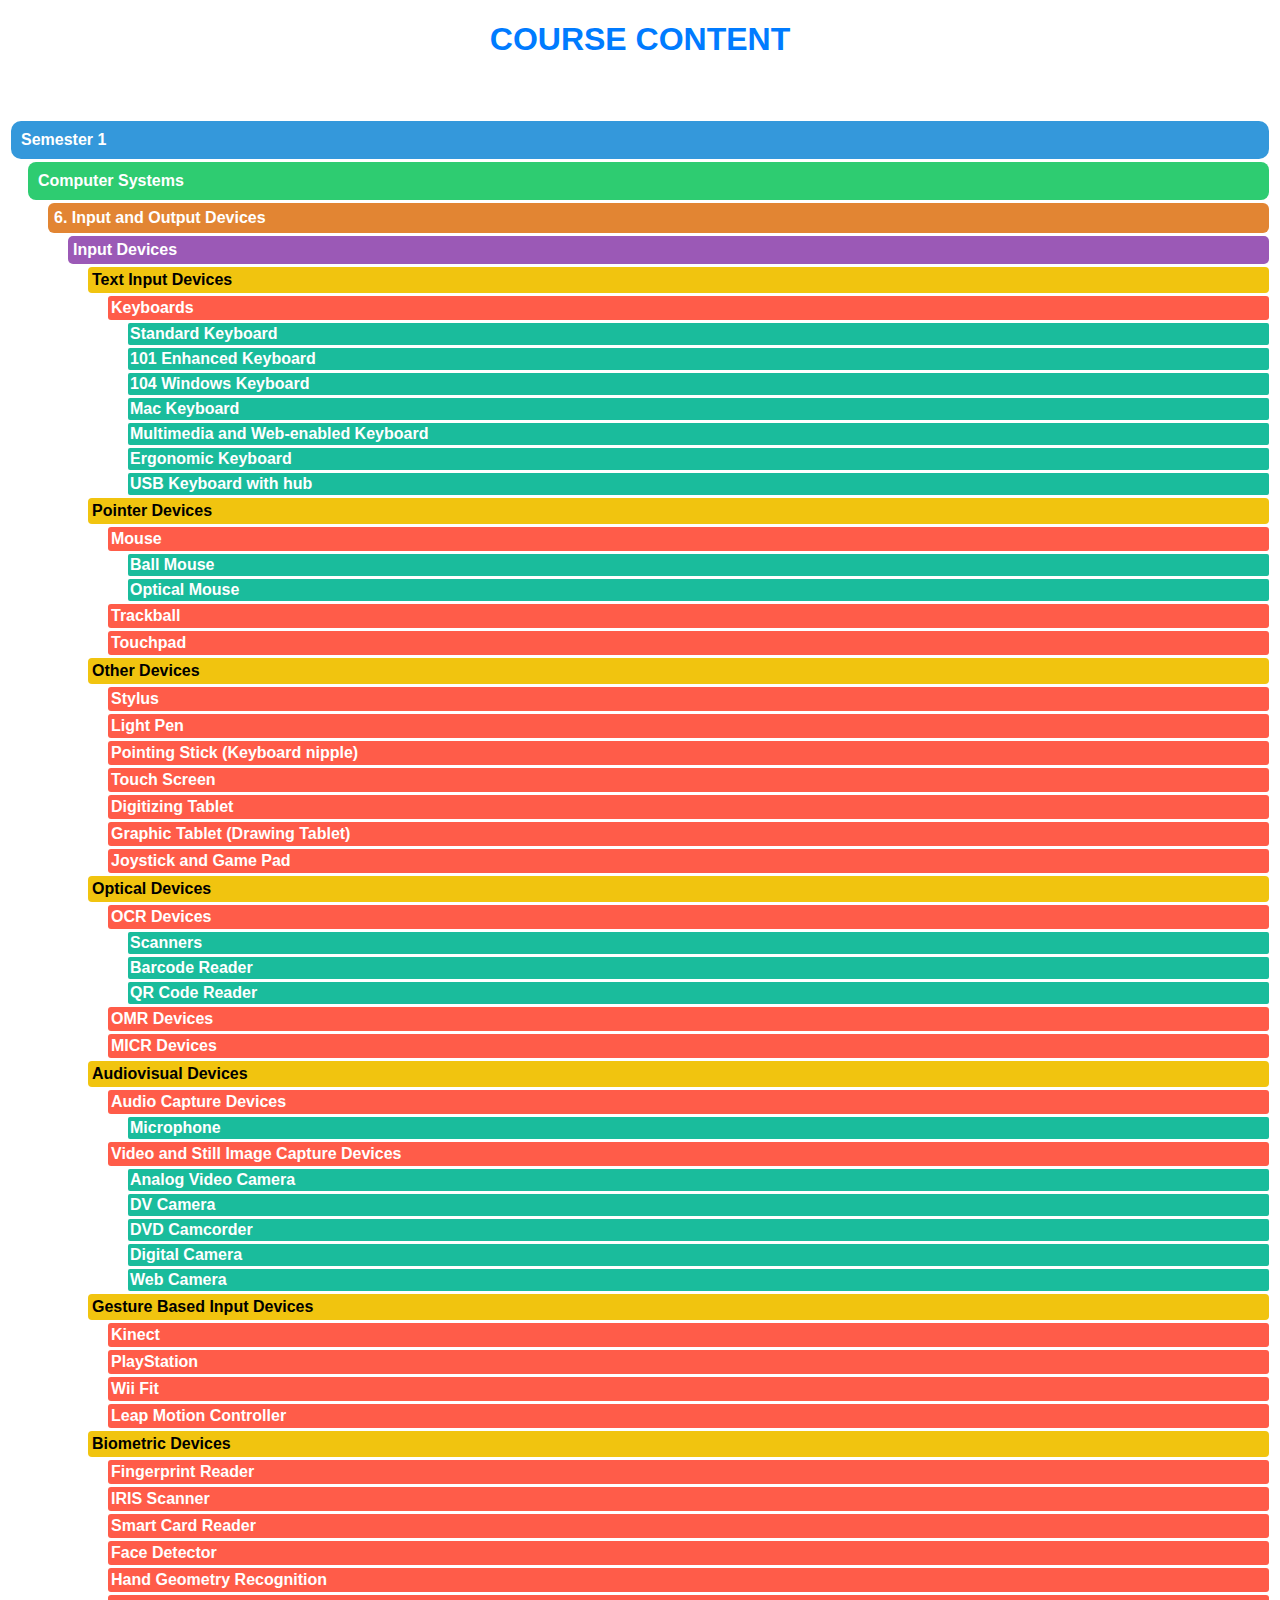
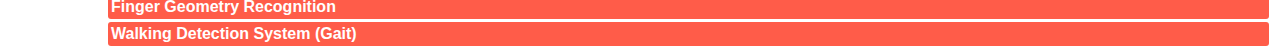
<file: index.html>
<!DOCTYPE html>
<html lang="en">
<head>
    <meta charset="UTF-8">
    <meta name="viewport" content="width=device-width, initial-scale=1.0">
    <link rel="stylesheet" href="style.css">
    <title>Mind Map</title>
</head>
<body>
    <h1 class="stylish-heading">Course content</h1>
    <div class="mind-map">
        <!-- Semester 1 -->
        <div class="level-1">
            <div class="clickable-level-1">
                <label>Semester 1</label>
            </div>
            <!-- Computer Systems -->
            <div class="level-2">
                <div class="clickable-level-2">
                    <label>Computer Systems</label>
                </div>
                <!-- 6. Input and Output Devices -->
                <div class="level-3">
                    <div class="clickable-level-3">
                        <label>6. Input and Output Devices</label>
                    </div>
                    <!-- Input Devices -->
                    <div class="level-4">
                        <div class="clickable-level-4">
                            <label>Input Devices</label>
                        </div>
                        <div class="level-5">
                            <div class="clickable-level-5">
                                <label>Text Input Devices</label>
                            </div>
                            <div class="level-6">
                                <div class="clickable-level-6">
                                    <label>Keyboards</label>
                                </div>
                                <div class="level-7">
                                    <div class="clickable-level-7">
                                        <a class="linked" href="sem_1/cs/6/inputs/keyboards.html#standard-keyboard" target="_blank" style="text-decoration: none; color: inherit;">
                                            <label>Standard Keyboard</label>
                                        </a>
                                    </div>
                                    <div class="clickable-level-7">
                                        <a class="linked" href="sem_1/cs/6/inputs/keyboards.html#101-enhanced-keyboard" target="_blank" style="text-decoration: none; color: inherit;">
                                            <label>101 Enhanced Keyboard</label>
                                        </a>
                                    </div>
                                    <div class="clickable-level-7">
                                        <a class="linked" href="sem_1/cs/6/inputs/keyboards.html#104-windows-keyboard" target="_blank" style="text-decoration: none; color: inherit;">
                                            <label>104 Windows Keyboard</label>
                                        </a>
                                    </div>
                                    <div class="clickable-level-7">
                                        <a class="linked" href="sem_1/cs/6/inputs/keyboards.html#mac-keyboard" target="_blank" style="text-decoration: none; color: inherit;">
                                            <label>Mac Keyboard</label>
                                        </a>
                                    </div>
                                    <div class="clickable-level-7">
                                        <a class="linked" href="sem_1/cs/6/inputs/keyboards.html#multimedia-and-web-enabled-keyboard" target="_blank" style="text-decoration: none; color: inherit;">
                                            <label>Multimedia and Web-enabled Keyboard</label>
                                        </a>
                                    </div>
                                    <div class="clickable-level-7">
                                        <a class="linked" href="sem_1/cs/6/inputs/keyboards.html#ergonomic-keyboard" target="_blank" style="text-decoration: none; color: inherit;">
                                            <label>Ergonomic Keyboard</label>
                                        </a>
                                    </div>
                                    <div class="clickable-level-7">
                                        <a class="linked" href="sem_1/cs/6/inputs/keyboards.html#usb-keyboard-with-hub" target="_blank" style="text-decoration: none; color: inherit;">
                                            <label>USB Keyboard with hub</label>
                                        </a>
                                    </div>
                                </div>
                            </div>
                        </div>
                        <div class="level-5">
                            <div class="clickable-level-5">
                                <label>Pointer Devices</label>
                            </div>
                            <div class="level-6">
                                <div class="clickable-level-6">
                                    <label>Mouse</label>
                                </div>
                                <div class="level-7">
                                    <div class="clickable-level-7">
                                        <label>Ball Mouse</label>
                                    </div>
                                    <div class="clickable-level-7">
                                        <label>Optical Mouse</label>
                                    </div>
                                </div>
                            </div>
                            <div class="level-6">
                                <div class="clickable-level-6">
                                    <label>Trackball</label>
                                </div>
                            </div>
                            <div class="level-6">
                                <div class="clickable-level-6">
                                    <label>Touchpad</label>
                                </div>
                            </div>
                        </div>
                        <div class="level-5">
                            <div class="clickable-level-5">
                                <label>Other Devices</label>
                            </div>
                            <div class="level-6">
                                <div class="clickable-level-6">
                                    <label>Stylus</label>
                                </div>
                            </div>
                            <div class="level-6">
                                <div class="clickable-level-6">
                                    <label>Light Pen</label>
                                </div>
                            </div>
                            <div class="level-6">
                                <div class="clickable-level-6">
                                    <label>Pointing Stick (Keyboard nipple)</label>
                                </div>
                            </div>
                            <div class="level-6">
                                <div class="clickable-level-6">
                                    <label>Touch Screen</label>
                                </div>
                            </div>
                            <div class="level-6">
                                <div class="clickable-level-6">
                                    <label>Digitizing Tablet</label>
                                </div>
                            </div>
                            <div class="level-6">
                                <div class="clickable-level-6">
                                    <label>Graphic Tablet (Drawing Tablet)</label>
                                </div>
                            </div>
                            <div class="level-6">
                                <div class="clickable-level-6">
                                    <label>Joystick and Game Pad</label>
                                </div>
                            </div>
                        </div>
                        <div class="level-5">
                            <div class="clickable-level-5">
                                <label>Optical Devices</label>
                            </div>
                            <div class="level-6">
                                <div class="clickable-level-6">
                                    <label>OCR Devices</label>
                                </div>
                                <div class="level-7">
                                    <div class="clickable-level-7">
                                        <label>Scanners</label>
                                    </div>
                                    <div class="clickable-level-7">
                                        <label>Barcode Reader</label>
                                    </div>
                                    <div class="clickable-level-7">
                                        <label>QR Code Reader</label>
                                    </div>
                                </div>
                            </div>
                            <div class="level-6">
                                <div class="clickable-level-6">
                                    <label>OMR Devices</label>
                                </div>
                            </div>
                            <div class="level-6">
                                <div class="clickable-level-6">
                                    <label>MICR Devices</label>
                                </div>
                            </div>
                        </div>
                        <div class="level-5">
                            <div class="clickable-level-5">
                                <label>Audiovisual Devices</label>
                            </div>
                            <div class="level-6">
                                <div class="clickable-level-6">
                                    <label>Audio Capture Devices</label>
                                </div>
                                <div class="level-7">
                                    <div class="clickable-level-7">
                                        <label>Microphone</label>
                                    </div>
                                </div>
                            </div>
                            <div class="level-6">
                                <div class="clickable-level-6">
                                    <label>Video and Still Image Capture Devices</label>
                                </div>
                                <div class="level-7">
                                    <div class="clickable-level-7">
                                        <label>Analog Video Camera</label>
                                    </div>
                                    <div class="clickable-level-7">
                                        <label>DV Camera</label>
                                    </div>
                                    <div class="clickable-level-7">
                                        <label>DVD Camcorder</label>
                                    </div>
                                    <div class="clickable-level-7">
                                        <label>Digital Camera</label>
                                    </div>
                                    <div class="clickable-level-7">
                                        <label>Web Camera</label>
                                    </div>
                                </div>
                            </div>
                        </div>
                        <div class="level-5">
                            <div class="clickable-level-5">
                                <label>Gesture Based Input Devices</label>
                            </div>
                            <div class="level-6">
                                <div class="clickable-level-6">
                                    <label>Kinect</label>
                                </div>
                            </div>
                            <div class="level-6">
                                <div class="clickable-level-6">
                                    <label>PlayStation</label>
                                </div>
                            </div>
                            <div class="level-6">
                                <div class="clickable-level-6">
                                    <label>Wii Fit</label>
                                </div>
                            </div>
                            <div class="level-6">
                                <div class="clickable-level-6">
                                    <label>Leap Motion Controller</label>
                                </div>
                            </div>
                        </div>
                        <div class="level-5">
                            <div class="clickable-level-5">
                                <label>Biometric Devices</label>
                            </div>
                            <div class="level-6">
                                <div class="clickable-level-6">
                                    <label>Fingerprint Reader</label>
                                </div>
                            </div>
                            <div class="level-6">
                                <div class="clickable-level-6">
                                    <label>IRIS Scanner</label>
                                </div>
                            </div>
                            <div class="level-6">
                                <div class="clickable-level-6">
                                    <label>Smart Card Reader</label>
                                </div>
                            </div>
                            <div class="level-6">
                                <div class="clickable-level-6">
                                    <label>Face Detector</label>
                                </div>
                            </div>
                            <div class="level-6">
                                <div class="clickable-level-6">
                                    <label>Hand Geometry Recognition</label>
                                </div>
                            </div>
                            <div class="level-6">
                                <div class="clickable-level-6">
                                    <label>Finger Geometry Recognition</label>
                                </div>
                            </div>
                            <div class="level-6">
                                <div class="clickable-level-6">
                                    <label>Walking Detection System (Gait)</label>
                                </div>
                            </div>
                        </div>
                    </div>
                </div>
            </div>
        </div>
        
    </div>

    <script src="script.js"></script>
</body>
</html>
</file>
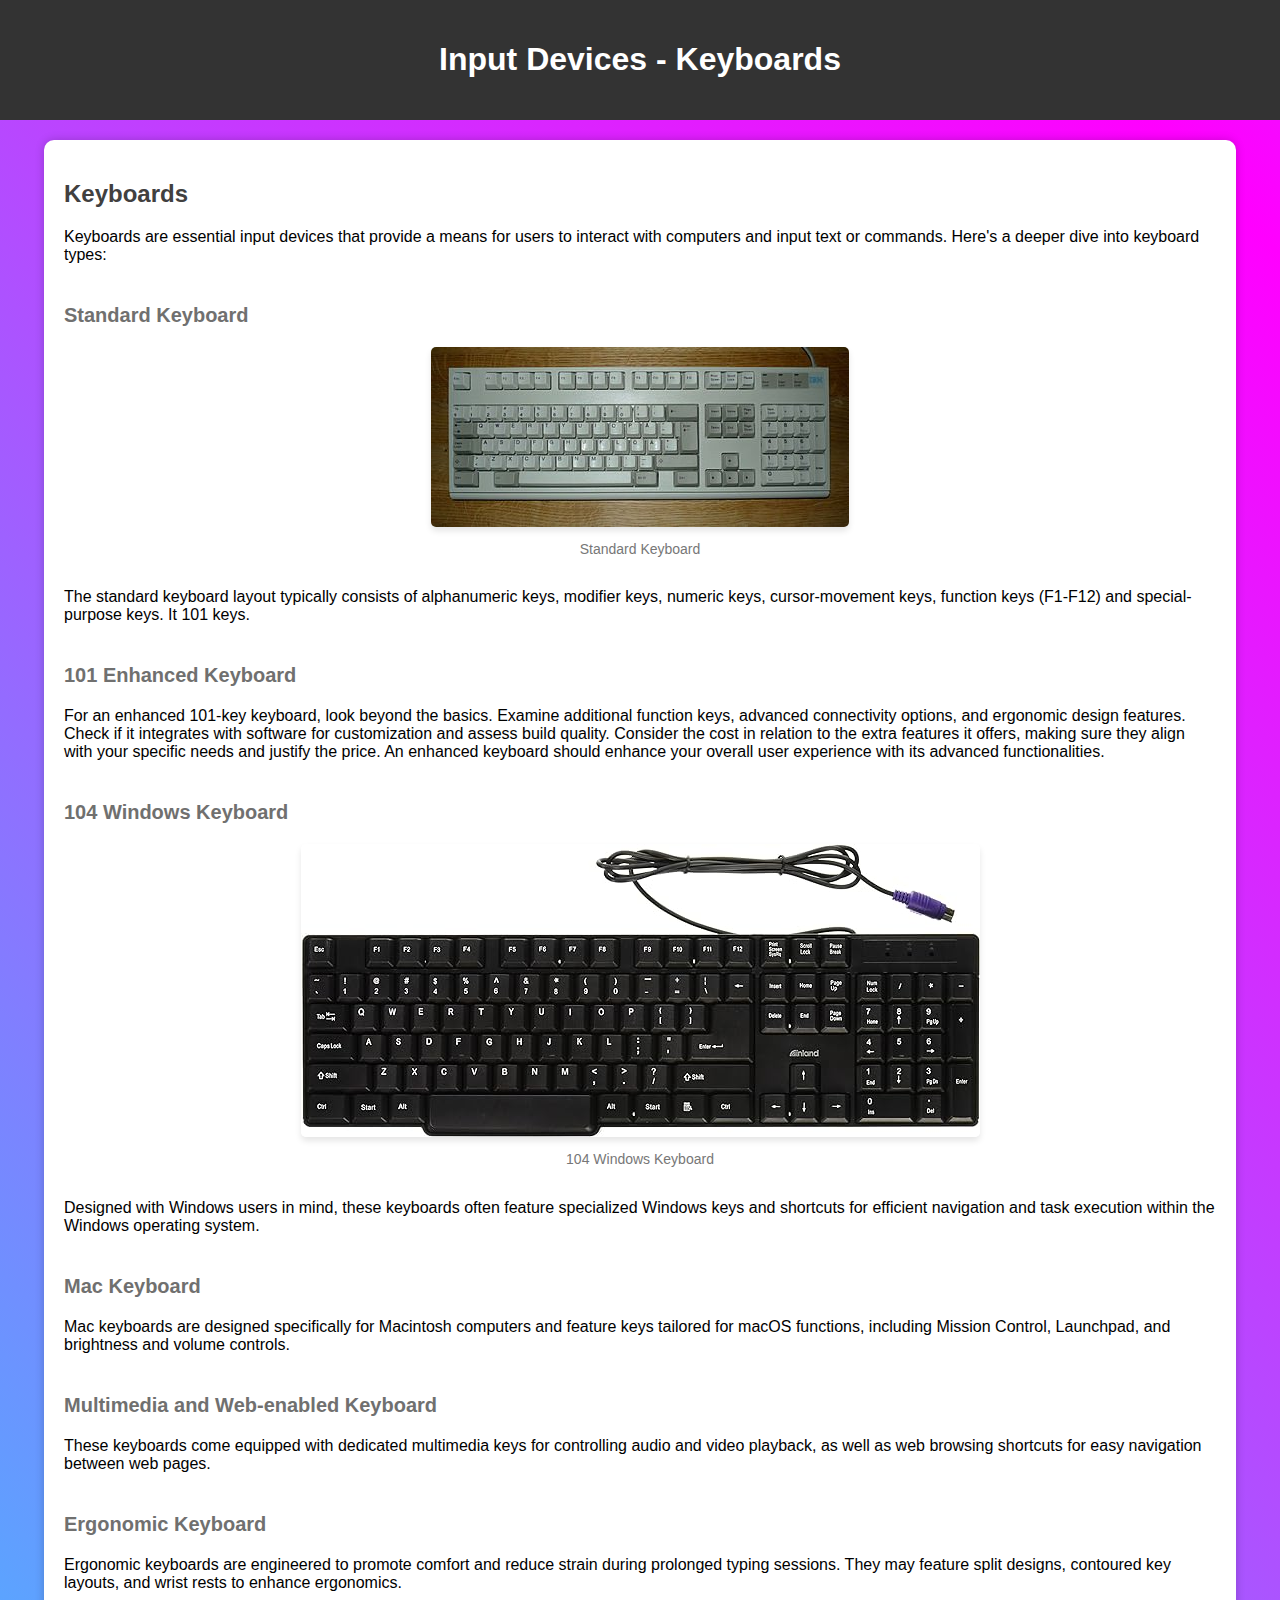
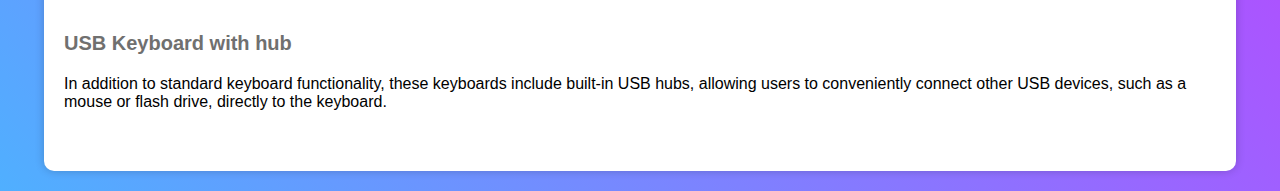
<file: sem_1/cs/6/inputs/keyboards.html>
<!DOCTYPE html>
<html lang="en">
<head>
    <meta charset="UTF-8">
    <meta name="viewport" content="width=device-width, initial-scale=1.0">
    <link rel="stylesheet" href="style.css">
    <title>Input Devices - Keyboards</title>
</head>
<body>
    <header>
        <h1>Input Devices - Keyboards</h1>
    </header>

    <div class="container">
        <section>
            <h2>Keyboards</h2>
            <p>Keyboards are essential input devices that provide a means for users to interact with computers and input text or commands. Here's a deeper dive into keyboard types:</p>
        </section>

        <section id="standard-keyboard">
            <h3>Standard Keyboard</h3>
            <div class="image-container">
                <div class="image image-1">
                    <img src="keyboards/standard-keyboard-image.jpg" alt="Standard Keyboard">
                    <p class="caption">Standard Keyboard</p>
                </div>
            </div>
            <p>The standard keyboard layout typically consists of alphanumeric keys, modifier keys, numeric keys, cursor-movement keys, function keys (F1-F12) and special-purpose keys. It 101 keys.</p>
        </section>

        <section id="101-enhanced-keyboard">
            <h3>101 Enhanced Keyboard</h3>
            <p>For an enhanced 101-key keyboard, look beyond the basics. Examine additional function keys, advanced connectivity options, and ergonomic design features. Check if it integrates with software for customization and assess build quality. Consider the cost in relation to the extra features it offers, making sure they align with your specific needs and justify the price. An enhanced keyboard should enhance your overall user experience with its advanced functionalities.</p>
        </section>

        <section id="104-windows-keyboard">
            <h3>104 Windows Keyboard</h3>
            <div class="image-container">
                <div class="image image-1">
                    <img src="keyboards/104-windows-keyboard.jpg" alt="104 Windows Keyboard">
                    <p class="caption">104 Windows Keyboard</p>
                </div>
            </div>
            <p>Designed with Windows users in mind, these keyboards often feature specialized Windows keys and shortcuts for efficient navigation and task execution within the Windows operating system.</p>
        </section>

        <section id="mac-keyboard">
            <h3>Mac Keyboard</h3>
            <p>Mac keyboards are designed specifically for Macintosh computers and feature keys tailored for macOS functions, including Mission Control, Launchpad, and brightness and volume controls.</p>
        </section>

        <section id="multimedia-and-web-enabled-keyboard">
            <h3>Multimedia and Web-enabled Keyboard</h3>
            <p>These keyboards come equipped with dedicated multimedia keys for controlling audio and video playback, as well as web browsing shortcuts for easy navigation between web pages.</p>
        </section>

        <section id="ergonomic-keyboard">
            <h3>Ergonomic Keyboard</h3>
            <p>Ergonomic keyboards are engineered to promote comfort and reduce strain during prolonged typing sessions. They may feature split designs, contoured key layouts, and wrist rests to enhance ergonomics.</p>
        </section>

        <section id="usb-keyboard-with-hub">
            <h3>USB Keyboard with hub</h3>
            <p>In addition to standard keyboard functionality, these keyboards include built-in USB hubs, allowing users to conveniently connect other USB devices, such as a mouse or flash drive, directly to the keyboard.</p>
        </section>
    </div>
</body>
</html>
</file>
<file: style.css>
/* Style for the mind map container */
.mind-map {
    font-family: Arial, sans-serif;
    padding-top: 3%;
}

.stylish-heading {
    font-family: Arial, sans-serif;
    font-size: 32px;
    color: #007bff;
    text-align: center;
    text-transform: uppercase; 
    user-select:none;
}

label{
    cursor: copy;
}

/* Level 1 */
.clickable-level-1 {
    background-color: #3498db;
    color: #fff;
    border-radius: 10px;
    font-weight: bold;
    padding: 10px;
    margin: 3px;
    cursor: copy;
    transition: background-color 0.2s ease-in-out;
}

.clickable-level-1:hover {
    background-color: #0672b9 !important;
}

/* Level 2 */
.clickable-level-2 {
    background-color: #2ecc71;
    color: #fff;
    border-radius: 8px;
    font-weight: bold;
    padding: 10px;
    margin: 3px;
    margin-left: 20px;
    cursor:copy;
    transition: background-color 0.2s ease-in-out;
}

.clickable-level-2:hover {
    background-color: #02a747 !important;
}

/* Level 3 */
.clickable-level-3 {
    background-color: #e28533;
    color: #fff;
    border-radius: 6px;
    font-weight: bold;
    padding: 6px;
    margin: 3px;
    margin-left: 40px;
    cursor: copy;
    transition: background-color 0.2s ease-in-out;
}

.clickable-level-3:hover {
    background-color: #de7520 !important;
}

/* Level 4 */
.clickable-level-4 {
    background-color: #9b59b6;
    color: #fff;
    border-radius: 5px;
    font-weight: bold;
    padding: 5px;
    margin: 3px;
    margin-left: 60px;
    cursor: copy;
    transition: background-color 0.2s ease-in-out;
}

.clickable-level-4:hover {
    background-color: #8c4aa4 !important;
}

/* Level 5 */
.clickable-level-5 {
    background-color: #f1c40f;
    color: #000;
    border-radius: 4px;
    font-weight: bold;
    padding: 4px;
    margin: 3px;
    margin-left: 80px;
    cursor: copy;
    transition: background-color 0.2s ease-in-out;
}

.clickable-level-5:hover {
    background-color: #deb40d !important;
}

/* Level 6 */
.clickable-level-6 {
    background-color: #ff5c49;
    color: #fff;
    border-radius: 3px;
    font-weight: bold;
    padding: 3px;
    margin: 3px;
    margin-left: 100px;
    cursor: copy;
    transition: background-color 0.2s ease-in-out;
}

.clickable-level-6:hover {
    background-color: #e34a3b !important;
}

/* Level 7 */
.clickable-level-7 {
    background-color: #1abc9c;
    color: #fff;
    border-radius: 2px;
    font-weight: bold;
    padding: 2px;
    margin: 3px;
    margin-left: 120px;
    cursor: copy;
    transition: background-color 0.2s ease-in-out;
}

.clickable-level-7:hover {
    background-color: #159f83 !important;
}

.linked label {
    cursor: pointer;
}
</file>
<file: sem_1/cs/6/inputs/style.css>
/* Add your CSS styles here */
body {
    font-family: Arial, sans-serif;
    margin: 0;
    padding: 0;
    background: linear-gradient(45deg, #ff00ff, #00ffff, #ff00ff, #00ffff);
    background-size: 400% 400%;
    animation: gradient 15s infinite;
}

@keyframes gradient {
    0% {
        background-position: 0% 50%;
    }
    50% {
        background-position: 100% 50%;
    }
    100% {
        background-position: 0% 50%;
    }
}

header {
    background-color: #333;
    color: white;
    text-align: center;
    padding: 20px;
}

.container {
    max-width: 90%;
    margin: 20px auto;
    padding: 20px;
    background-color: white;
    border-radius: 10px;
    box-shadow: 0 0 10px rgba(0, 0, 0, 0.2);
}

section {
    margin-bottom: 40px;
}

h1 {
    text-align: center;
}

h2 {
    font-size: 24px;
    margin-top: 20px;
    color: #41403f;
}
h3 {
    font-size: 20px;
    margin-top: 20px;
    color: #70706F;
}

p {
    font-size: 16px;
    margin: 10px 0;
}

.image-container {
    display: flex;
    flex-wrap: wrap;
    justify-content: space-between;
}

.image {
    /* width: 300px; */
    margin-bottom: 1%;
    text-align: center;
}

.image img {
    max-width: 80%;
    margin-left: 10%;
    margin-right: 10%;
    height: auto;
    transition: transform 0.3s ease-in-out;
    border-radius: 5px; /* Adds rounded corners to the images */
    box-shadow: 0 4px 6px rgba(0, 0, 0, 0.1); /* Adds a subtle shadow to the images */
    filter: grayscale(0%); /* Removes grayscale effect on hover */
}

.image img:hover {
    transform: scale(1.05);
}

.image img:hover {
    box-shadow: 0 8px 12px rgba(0, 0, 0, 0.2);
}

.image-1{
    width: 100%;
}
.image-2{
    width: 50%;
}
.image-3{
    width: 33%;
}

.caption {
    text-align: center;
    font-size: 14px;
    color: #777;
}


@media screen and (max-width: 768px) {
    h1 {
        font-size: 20px;
    }
    h2 {
        font-size: 18px;
    }
    h3 {
        font-size: 14px;
    }
    p {
        font-size: 12px;
    }
    .caption{
        font-size: 10px;
    }
    .image-1, .image-2, .image-3{
        width: 100%;
    }
}
</file>
